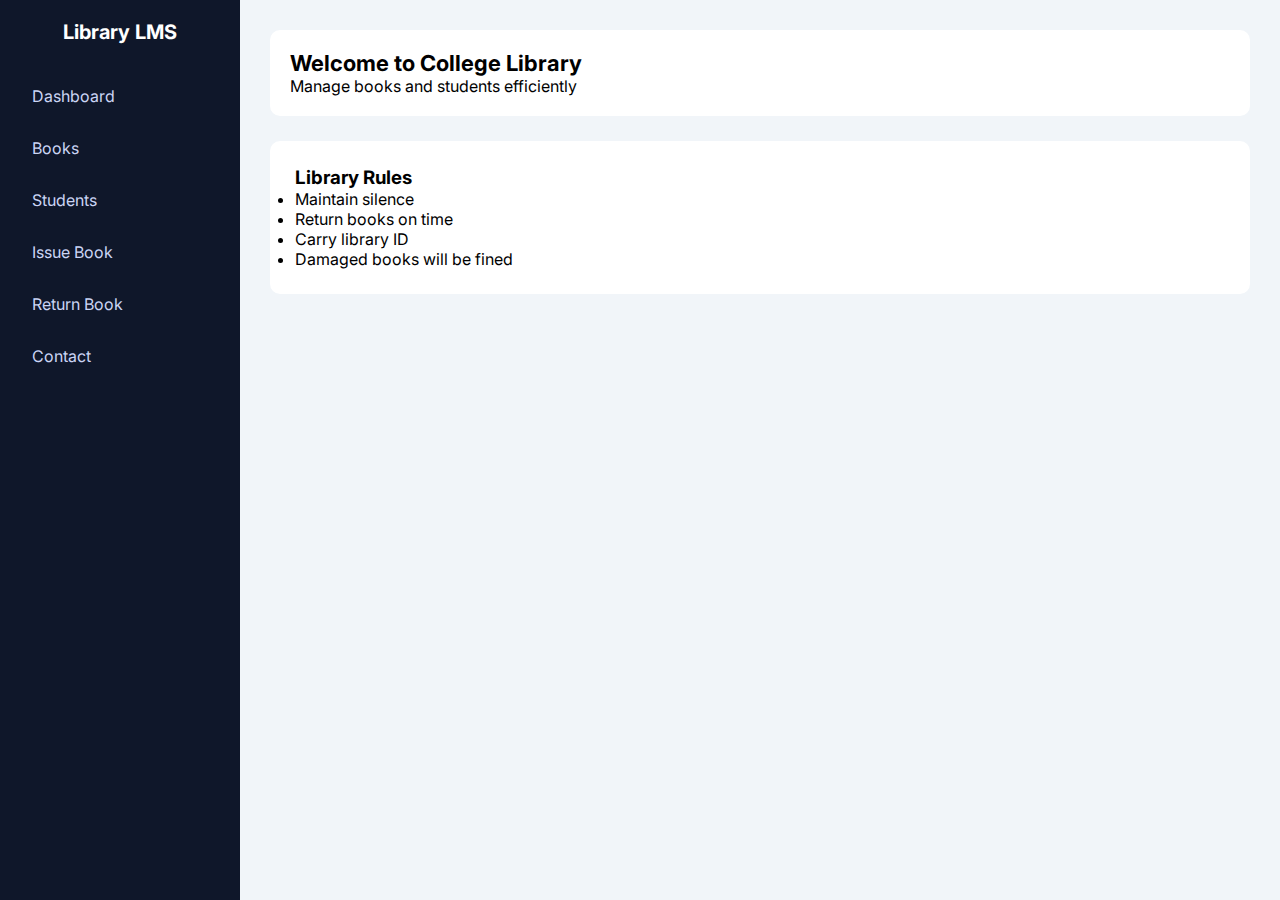
<file: index.html>
<!DOCTYPE html>
<html lang="en">
<head>
    <meta charset="UTF-8">
    <title>Library Dashboard</title>
    <link rel="stylesheet" href="style.css">
</head>
<body>

<div class="sidebar">
    <h2>Library LMS</h2>
    <a href="index.html">Dashboard</a>
    <a href="books.html">Books</a>
    <a href="students.html">Students</a>
    <a href="issue.html">Issue Book</a>
    <a href="return.html">Return Book</a>
    <a href="contact.html">Contact</a>
</div>

<div class="main">
    <div class="header">
        <h1>Welcome to College Library</h1>
        <p>Manage books and students efficiently</p>
    </div>

    <div class="card">
        <h3>Library Rules</h3>
        <ul>
            <li>Maintain silence</li>
            <li>Return books on time</li>
            <li>Carry library ID</li>
            <li>Damaged books will be fined</li>
        </ul>
    </div>
</div>

</body>
</html>
</file>
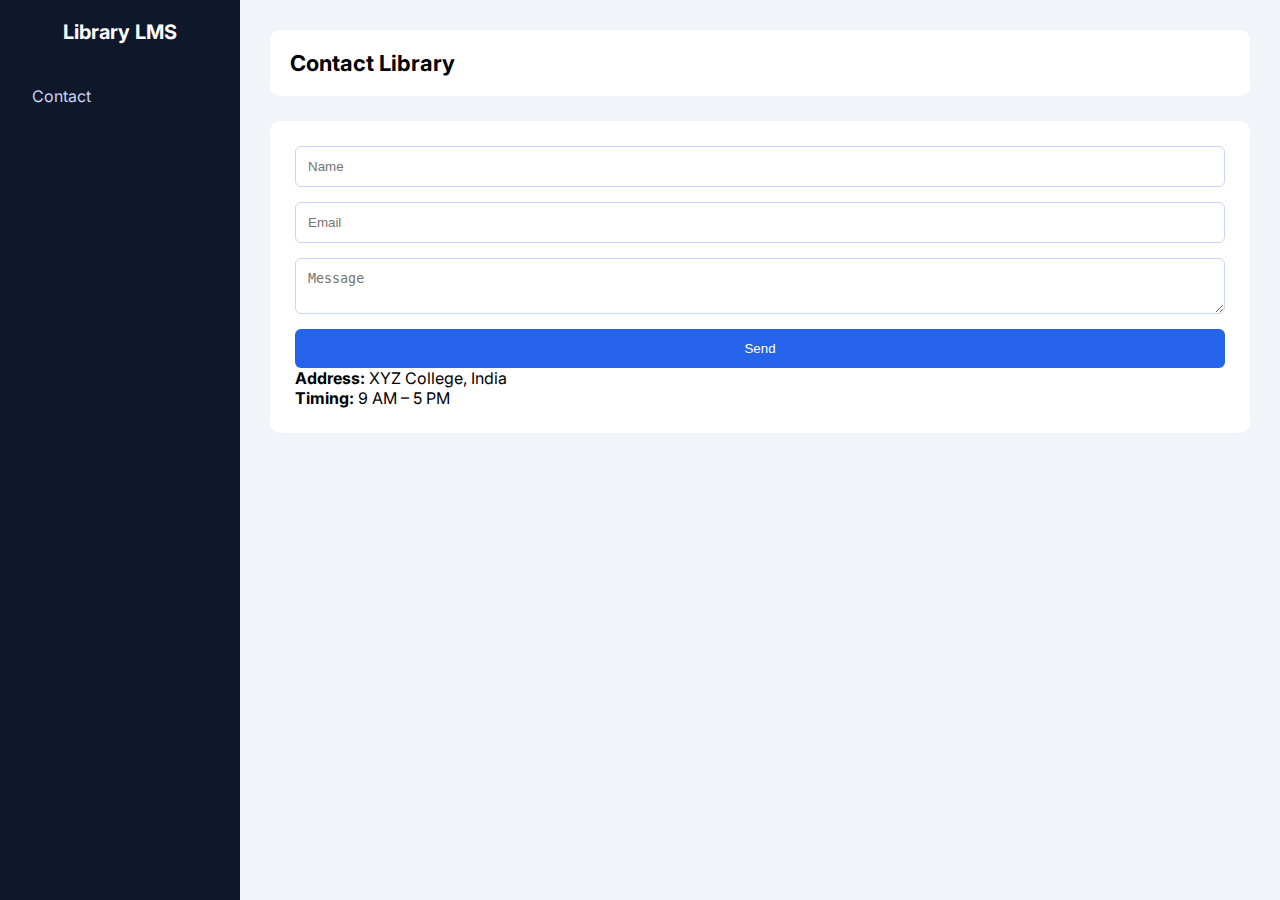
<file: contact.html>
<!DOCTYPE html>
<html>
<head>
    <title>Contact</title>
    <link rel="stylesheet" href="style.css">
</head>
<body>

<div class="sidebar">
    <h2>Library LMS</h2>
    <a href="contact.html">Contact</a>
</div>

<div class="main">
    <div class="header">
        <h1>Contact Library</h1>
    </div>

    <div class="card">
        <form>
            <input type="text" placeholder="Name">
            <input type="email" placeholder="Email">
            <textarea placeholder="Message"></textarea>
            <button>Send</button>
        </form>

        <p><strong>Address:</strong> XYZ College, India</p>
        <p><strong>Timing:</strong> 9 AM – 5 PM</p>
    </div>
</div>

</body>
</html>
</file>
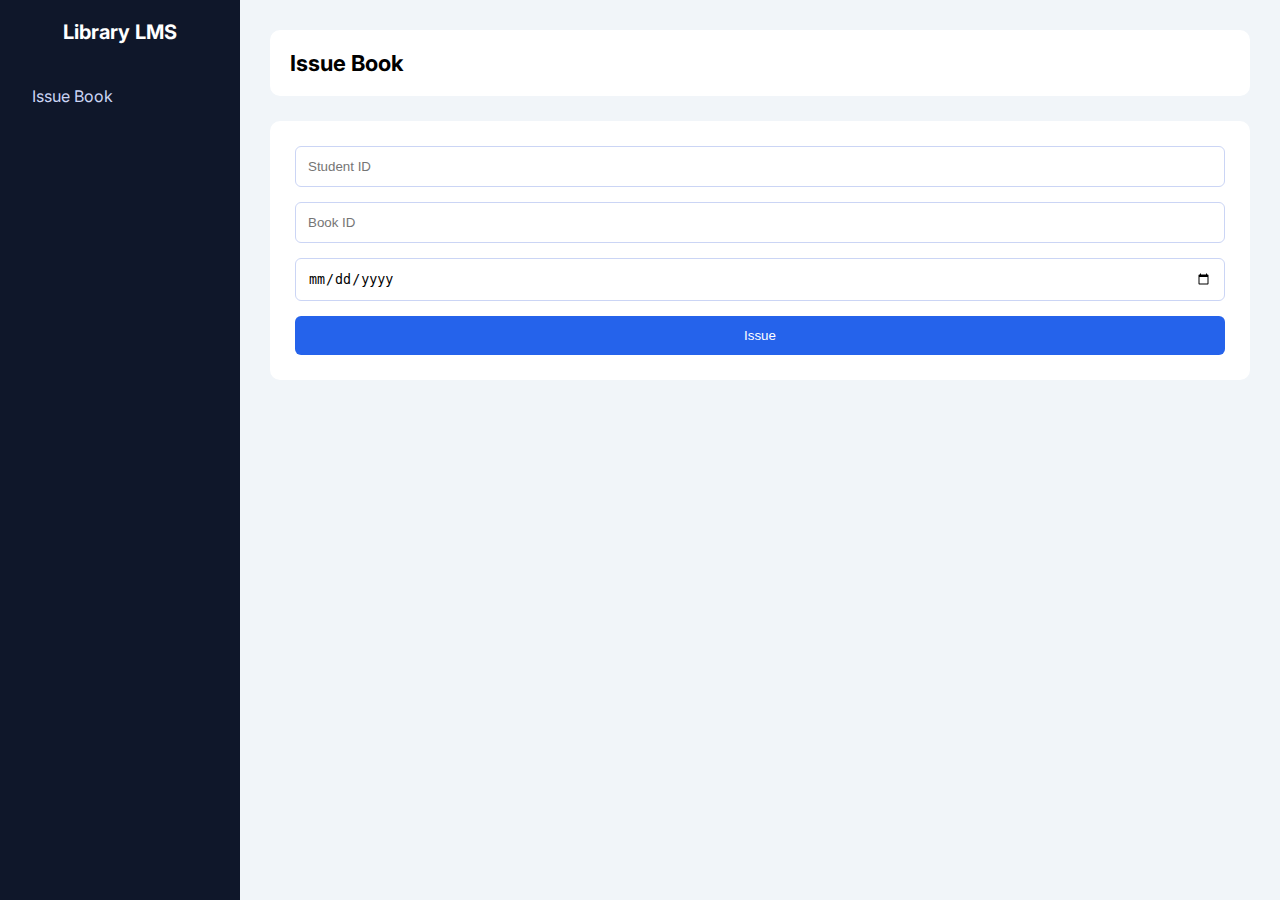
<file: issue.html>
<!DOCTYPE html>
<html>
<head>
    <title>Issue Book</title>
    <link rel="stylesheet" href="style.css">
</head>
<body>

<div class="sidebar">
    <h2>Library LMS</h2>
    <a href="issue.html">Issue Book</a>
</div>

<div class="main">
    <div class="header">
        <h1>Issue Book</h1>
    </div>

    <div class="card">
        <form>
            <input type="text" placeholder="Student ID">
            <input type="text" placeholder="Book ID">
            <input type="date">
            <button>Issue</button>
        </form>
    </div>
</div>

</body>
</html>
</file>
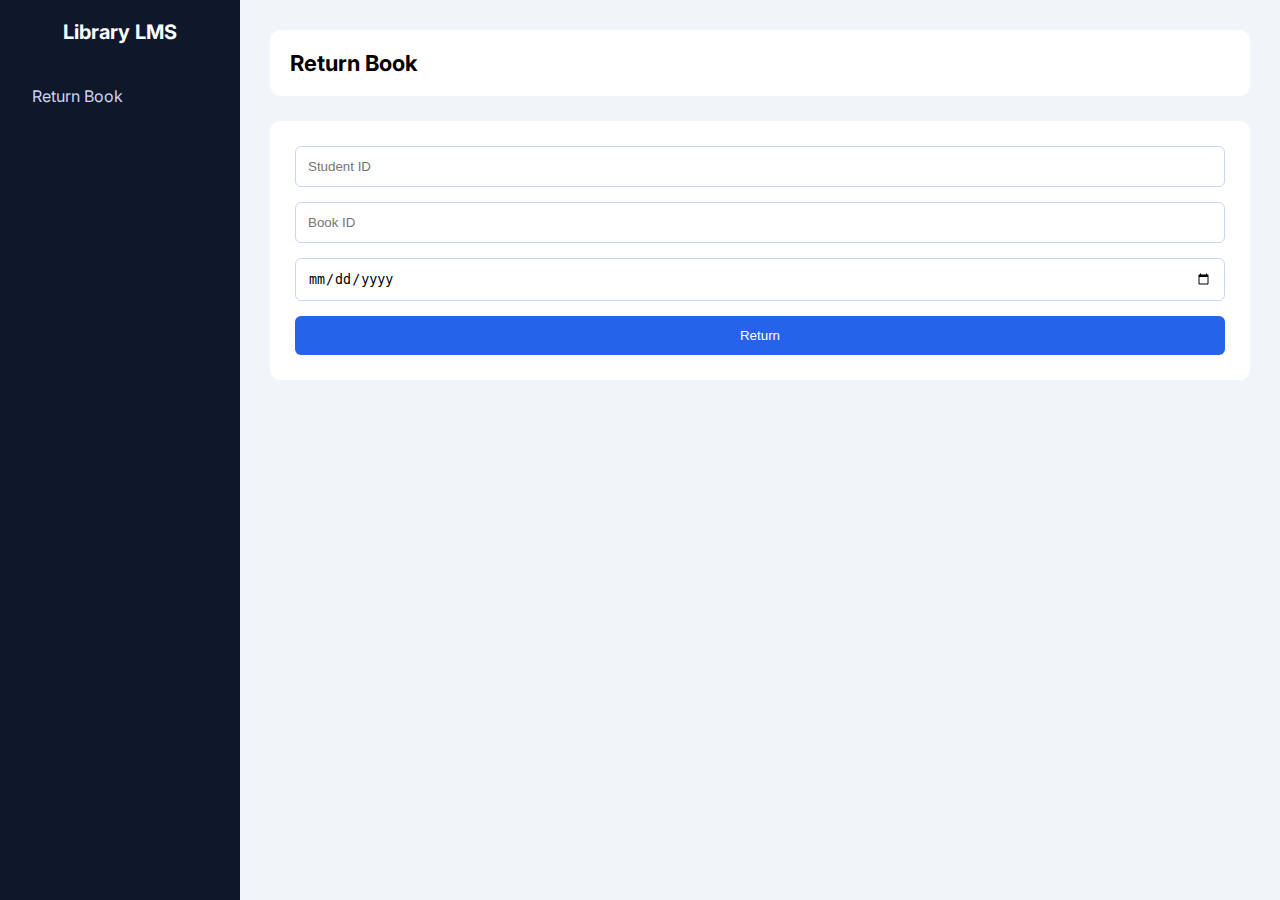
<file: return.html>
<!DOCTYPE html>
<html>
<head>
    <title>Return Book</title>
    <link rel="stylesheet" href="style.css">
</head>
<body>

<div class="sidebar">
    <h2>Library LMS</h2>
    <a href="return.html">Return Book</a>
</div>

<div class="main">
    <div class="header">
        <h1>Return Book</h1>
    </div>

    <div class="card">
        <form>
            <input type="text" placeholder="Student ID">
            <input type="text" placeholder="Book ID">
            <input type="date">
            <button>Return</button>
        </form>
    </div>
</div>

</body>
</html>
</file>
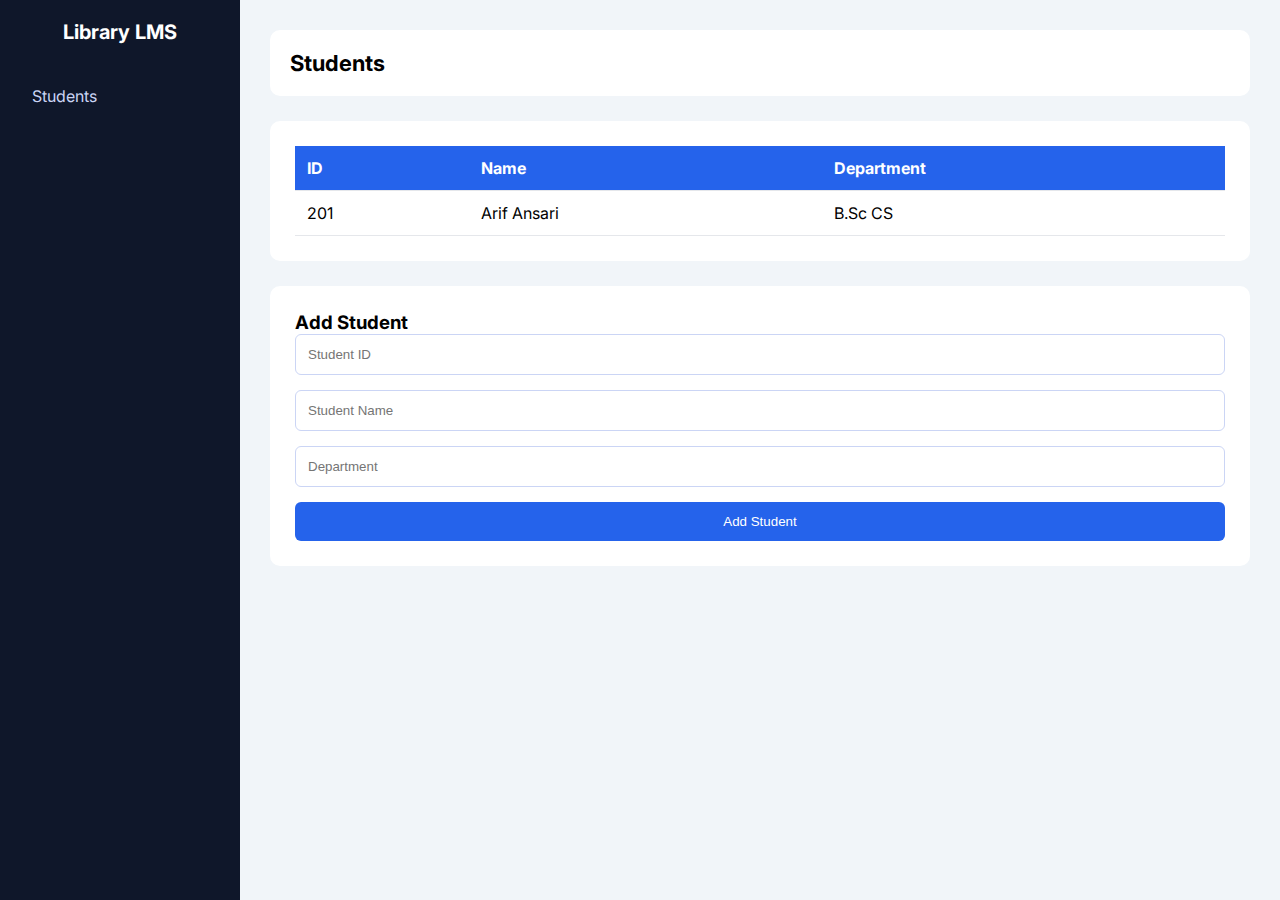
<file: students.html>
<!DOCTYPE html>
<html>
<head>
    <title>Students</title>
    <link rel="stylesheet" href="style.css">
</head>
<body>

<div class="sidebar">
    <h2>Library LMS</h2>
    <a href="students.html">Students</a>
</div>

<div class="main">
    <div class="header">
        <h1>Students</h1>
    </div>

    <div class="card">
        <table>
            <tr>
                <th>ID</th>
                <th>Name</th>
                <th>Department</th>
            </tr>
            <tr>
                <td>201</td>
                <td>Arif Ansari</td>
                <td>B.Sc CS</td>
            </tr>
        </table>
    </div>

    <div class="card">
        <h3>Add Student</h3>
        <form>
            <input type="text" placeholder="Student ID">
            <input type="text" placeholder="Student Name">
            <input type="text" placeholder="Department">
            <button>Add Student</button>
        </form>
    </div>
</div>

</body>
</html>
</file>
<file: style.css>
@import url('https://fonts.googleapis.com/css2?family=Inter:wght@300;400;600&display=swap');

* {
    margin: 0;
    padding: 0;
    box-sizing: border-box;
}

body {
    font-family: 'Inter', sans-serif;
    background: #f1f5f9;
    display: flex;
    min-height: 100vh;
}

/* Sidebar */
.sidebar {
    width: 240px;
    background: #0f172a;
    color: #fff;
    padding: 20px;
}

.sidebar h2 {
    text-align: center;
    margin-bottom: 30px;
    font-size: 20px;
}

.sidebar a {
    display: block;
    color: #cbd5f5;
    padding: 12px;
    margin-bottom: 8px;
    text-decoration: none;
    border-radius: 6px;
    transition: 0.3s;
}

.sidebar a:hover {
    background: #2563eb;
    color: #fff;
}

/* Main content */
.main {
    flex: 1;
    padding: 30px;
}

/* Header */
.header {
    background: white;
    padding: 20px;
    border-radius: 10px;
    margin-bottom: 25px;
}

.header h1 {
    font-size: 22px;
}

/* Card */
.card {
    background: white;
    padding: 25px;
    border-radius: 10px;
    margin-bottom: 25px;
}

/* Tables */
table {
    width: 100%;
    border-collapse: collapse;
}

th, td {
    padding: 12px;
    border-bottom: 1px solid #e5e7eb;
    text-align: left;
}

th {
    background: #2563eb;
    color: white;
}

/* Forms */
form {
    display: grid;
    gap: 15px;
}

input, textarea {
    padding: 12px;
    border-radius: 6px;
    border: 1px solid #cbd5f5;
}

button {
    padding: 12px;
    background: #2563eb;
    color: white;
    border: none;
    border-radius: 6px;
    cursor: pointer;
}

button:hover {
    background: #1d4ed8;
}

/* Responsive */
@media(max-width: 768px) {
    body {
        flex-direction: column;
    }
    .sidebar {
        width: 100%;
    }
}
</file>
